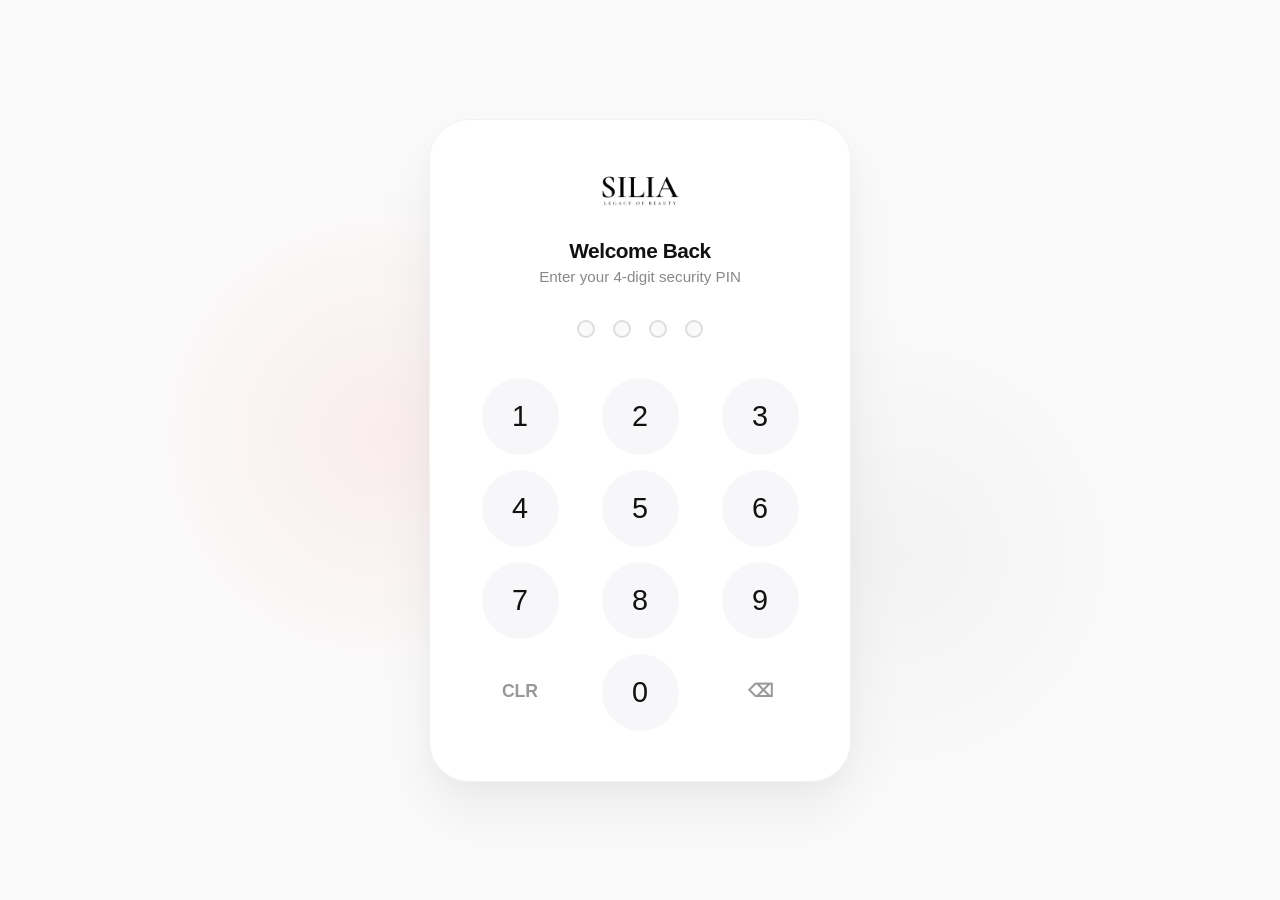
<file: admin.html>
<!DOCTYPE html>
<html lang="en">
<head>
  <meta charset="UTF-8">
  <meta name="viewport" content="width=device-width, initial-scale=1.0">
  <title>Admin Login - SILIA</title>
  <style>
    :root {
      --bg-color: #fafafa;
      --text-color: #111;
      --accent: #ff4d4f;
      --glass: rgba(255, 255, 255, 0.9);
      --glass-border: rgba(0, 0, 0, 0.05);
    }
    body {
      margin: 0; padding: 0;
      font-family: -apple-system, BlinkMacSystemFont, "SF Pro Display", "Inter", sans-serif;
      background: var(--bg-color);
      color: var(--text-color);
      height: 100vh;
      display: flex;
      justify-content: center;
      align-items: center;
      overflow: hidden;
      user-select: none;
    }
    
    /* Subtle background ambient blur */
    .glow-1 {
      position: absolute;
      width: 40vw; height: 40vw;
      background: radial-gradient(circle, rgba(255,77,79,0.08) 0%, rgba(250,250,250,0) 70%);
      top: 20%; left: 10%;
      z-index: 0;
    }
    .glow-2 {
      position: absolute;
      width: 40vw; height: 40vw;
      background: radial-gradient(circle, rgba(0,0,0,0.03) 0%, rgba(250,250,250,0) 70%);
      bottom: 10%; right: 10%;
      z-index: 0;
    }

    .login-container {
      position: relative;
      z-index: 10;
      background: #ffffff;
      border: 1px solid var(--glass-border);
      border-radius: 40px;
      padding: 50px 40px;
      width: 100%;
      max-width: 340px;
      text-align: center;
      box-shadow: 0 30px 60px rgba(0,0,0,0.06), 0 10px 20px rgba(0,0,0,0.02);
    }

    .logo-container {
      margin-bottom: 25px;
    }
    .logo-container img {
      height: 40px;
      width: auto;
      object-fit: contain;
    }

    h1 {
      font-size: 1.3rem;
      font-weight: 700;
      margin: 0 0 5px 0;
      color: #111;
      letter-spacing: -0.02em;
    }
    p {
      color: #888;
      font-size: 0.95rem;
      margin: 0 0 35px 0;
    }
    
    /* Pin Dots */
    .pin-display {
      display: flex;
      justify-content: center;
      gap: 18px;
      margin-bottom: 40px;
    }
    .pin-dot {
      width: 14px; height: 14px;
      border-radius: 50%;
      border: 2px solid #ddd;
      background: #fafafa;
      transition: all 0.2s cubic-bezier(0.175, 0.885, 0.32, 1.275);
    }
    .pin-dot.filled {
      background: #111;
      border-color: #111;
      transform: scale(1.1);
      box-shadow: 0 4px 10px rgba(0,0,0,0.1);
    }
    .pin-dot.error {
      background: var(--accent);
      border-color: var(--accent);
      box-shadow: 0 0 15px rgba(255,77,79,0.3);
    }

    /* Keypad */
    .keypad {
      display: grid;
      grid-template-columns: repeat(3, 1fr);
      gap: 15px 20px;
      justify-items: center;
    }
    .key {
      width: 75px; height: 75px;
      border-radius: 50%;
      display: flex;
      justify-content: center;
      align-items: center;
      font-size: 1.8rem;
      font-weight: 500;
      color: #111;
      background: #f7f7f9;
      border: 1px solid transparent;
      cursor: pointer;
      transition: all 0.15s ease;
    }
    .key:hover {
      background: #f0f0f3;
    }
    .key:active {
      background: #e5e5e8;
      transform: scale(0.92);
    }
    .key.action {
      background: transparent;
      border: none;
      font-size: 1.1rem;
      font-weight: 600;
      color: #999;
    }
    .key.action:hover {
      color: #111;
    }
    .key.action:active {
      background: transparent;
      transform: scale(0.92);
    }

    /* Shake animation for error */
    @keyframes shake {
      0%, 100% { transform: translateX(0); }
      20%, 60% { transform: translateX(-12px); }
      40%, 80% { transform: translateX(12px); }
    }
    .shake {
      animation: shake 0.4s ease-in-out;
    }
  </style>
</head>
<body>

  <div class="glow-1"></div>
  <div class="glow-2"></div>
  
  <div class="login-container" id="loginBox">
    
    <div class="logo-container">
      <img src="assets/img/logo.png" alt="SILIA Logo">
    </div>

    <h1>Welcome Back</h1>
    <p>Enter your 4-digit security PIN</p>
    
    <div class="pin-display" id="pinDisplay">
      <div class="pin-dot"></div>
      <div class="pin-dot"></div>
      <div class="pin-dot"></div>
      <div class="pin-dot"></div>
    </div>

    <div class="keypad">
      <div class="key" onclick="pressKey('1')">1</div>
      <div class="key" onclick="pressKey('2')">2</div>
      <div class="key" onclick="pressKey('3')">3</div>
      <div class="key" onclick="pressKey('4')">4</div>
      <div class="key" onclick="pressKey('5')">5</div>
      <div class="key" onclick="pressKey('6')">6</div>
      <div class="key" onclick="pressKey('7')">7</div>
      <div class="key" onclick="pressKey('8')">8</div>
      <div class="key" onclick="pressKey('9')">9</div>
      <div class="key action" onclick="clearPin()">CLR</div>
      <div class="key" onclick="pressKey('0')">0</div>
      <div class="key action" onclick="deleteKey()">⌫</div>
    </div>
  </div>

  <script>
    const CORRECT_PIN = "8808";
    let currentPin = "";
    
    const dots = document.querySelectorAll('.pin-dot');
    const loginBox = document.getElementById('loginBox');

    function updateDisplay() {
      dots.forEach((dot, index) => {
        if (index < currentPin.length) {
          dot.classList.add('filled');
        } else {
          dot.classList.remove('filled');
          dot.classList.remove('error');
        }
      });
    }

    function pressKey(num) {
      if (currentPin.length < 4) {
        currentPin += num;
        updateDisplay();
        
        if (currentPin.length === 4) {
          checkPin();
        }
      }
    }

    function deleteKey() {
      if (currentPin.length > 0) {
        currentPin = currentPin.slice(0, -1);
        updateDisplay();
      }
    }

    function clearPin() {
      currentPin = "";
      updateDisplay();
    }

    function checkPin() {
      if (currentPin === CORRECT_PIN) {
        // Success Animation
        dots.forEach(dot => {
          dot.style.background = '#4caf50';
          dot.style.borderColor = '#4caf50';
          dot.style.boxShadow = '0 0 15px rgba(76, 175, 80, 0.3)';
        });
        setTimeout(() => {
          // Basic security redirect
          sessionStorage.setItem('silia_admin_auth', 'true');
          window.location.href = 'admin-dashboard.html';
        }, 600);
      } else {
        // Error Animation
        dots.forEach(dot => dot.classList.add('error'));
        loginBox.classList.add('shake');
        
        setTimeout(() => {
          loginBox.classList.remove('shake');
          currentPin = "";
          updateDisplay();
        }, 500);
      }
    }

    // Allow physical keyboard input
    document.addEventListener('keydown', (e) => {
      if (e.key >= '0' && e.key <= '9') {
        pressKey(e.key);
      } else if (e.key === 'Backspace') {
        deleteKey();
      } else if (e.key === 'Escape') {
        clearPin();
      }
    });
  </script>
</body>
</html>
</file>
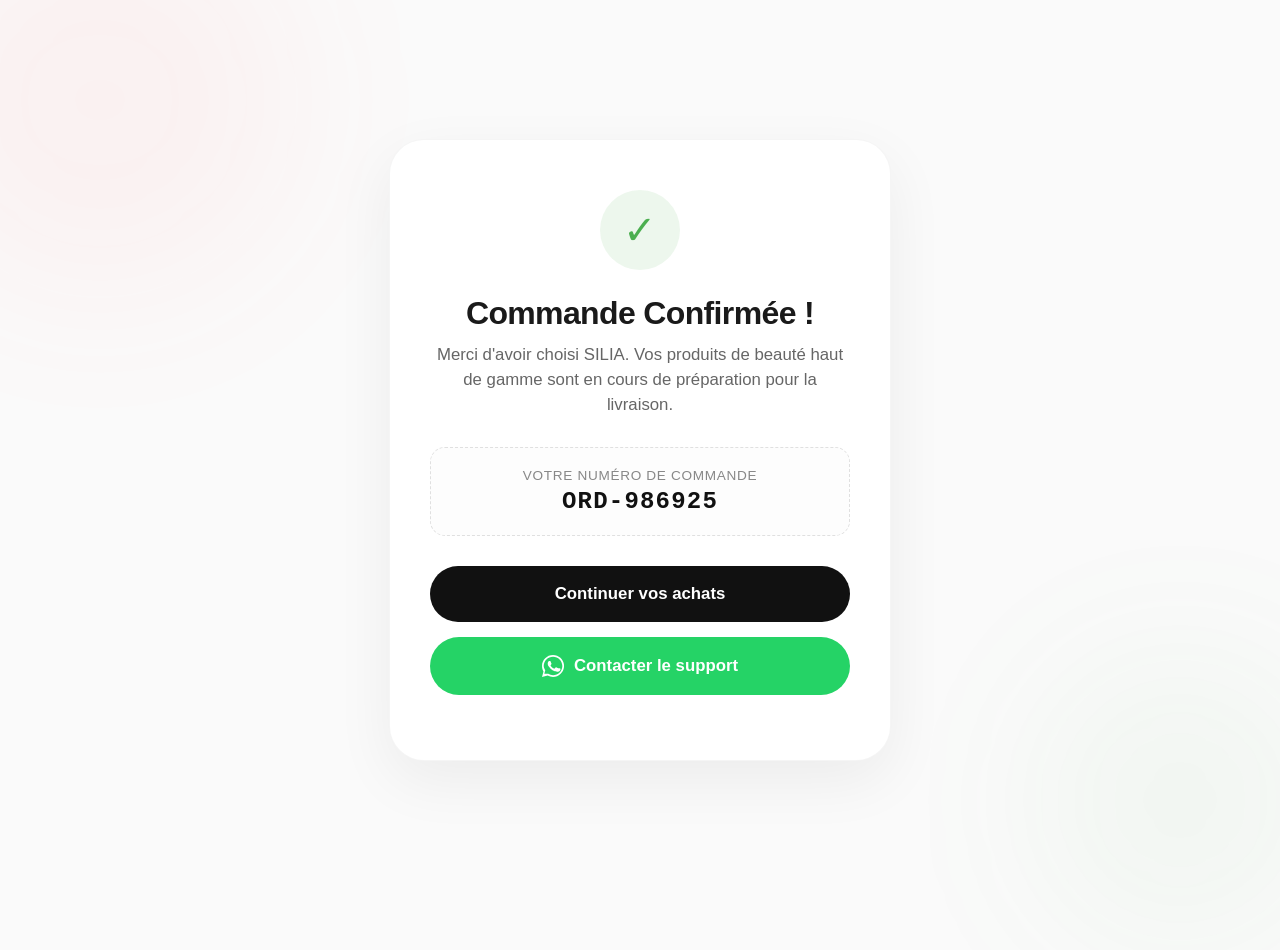
<file: success.html>
<!DOCTYPE html>
<html lang="en">
<head>
  <meta charset="UTF-8">
  <meta name="viewport" content="width=device-width, initial-scale=1.0">
  <title>Commande Confirmée - SILIA</title>
  <style>
    :root {
      --bg-color: #fafafa;
      --text-color: #1a1a1a;
      --offer-highlight: #ff4d4f;
      --success-green: #4caf50;
    }
    body {
      font-family: -apple-system, BlinkMacSystemFont, "SF Pro Display", "Segoe UI", Roboto, sans-serif;
      background-color: var(--bg-color);
      color: var(--text-color);
      margin: 0;
      padding: 0;
      display: flex;
      justify-content: center;
      align-items: center;
      min-height: 100vh;
      -webkit-font-smoothing: antialiased;
      overflow: hidden;
    }

    .success-container {
      background: #fff;
      border-radius: 35px;
      padding: 50px 40px;
      text-align: center;
      max-width: 420px;
      width: 90%;
      box-shadow: 0 20px 60px rgba(0,0,0,0.06);
      border: 1px solid rgba(0,0,0,0.04);
      animation: slideUp 0.6s cubic-bezier(0.16, 1, 0.3, 1) forwards;
      opacity: 0;
      transform: translateY(30px);
      position: relative;
      z-index: 10;
    }

    @keyframes slideUp {
      to { opacity: 1; transform: translateY(0); }
    }

    .check-icon {
      width: 80px;
      height: 80px;
      background: rgba(76, 175, 80, 0.1);
      color: var(--success-green);
      border-radius: 50%;
      display: flex;
      align-items: center;
      justify-content: center;
      font-size: 2.5rem;
      margin: 0 auto 25px auto;
      box-shadow: 0 0 0 0 rgba(76, 175, 80, 0.4);
      animation: pulse 2s infinite;
    }

    @keyframes pulse {
      0% { box-shadow: 0 0 0 0 rgba(76, 175, 80, 0.4); }
      70% { box-shadow: 0 0 0 20px rgba(76, 175, 80, 0); }
      100% { box-shadow: 0 0 0 0 rgba(76, 175, 80, 0); }
    }

    h1 { margin: 0 0 10px 0; font-size: 2rem; font-weight: 700; letter-spacing: -0.02em; }
    p { margin: 0 0 30px 0; color: #666; font-size: 1.05rem; line-height: 1.5; }

    .order-box {
      background: #fdfdfd;
      border: 1px dashed #e0e0e0;
      border-radius: 15px;
      padding: 20px;
      margin-bottom: 30px;
    }
    .order-box span { display: block; font-size: 0.85rem; color: #888; text-transform: uppercase; letter-spacing: 0.05em; margin-bottom: 5px; }
    .order-box strong { font-size: 1.5rem; color: #111; letter-spacing: 0.05em; font-family: monospace; }

    .btn-action {
      display: block; width: 100%; padding: 18px; border-radius: 30px;
      font-size: 1.05rem; font-weight: 600; text-decoration: none;
      transition: all 0.3s; margin-bottom: 15px; box-sizing: border-box; border: none; cursor: pointer;
    }

    .btn-home { background: #111; color: #fff; }
    .btn-home:hover { transform: translateY(-3px); box-shadow: 0 10px 25px rgba(0,0,0,0.2); }

    .btn-whatsapp { 
      background: #25D366; color: #fff; display: flex; align-items: center; justify-content: center; gap: 10px;
    }
    .btn-whatsapp:hover { transform: translateY(-3px); box-shadow: 0 10px 25px rgba(37, 211, 102, 0.3); background: #22c35e; }
    .btn-whatsapp svg { width: 22px; height: 22px; fill: currentColor; }

    /* Floating particles background */
    .bg-shape {
      position: absolute; border-radius: 50%; filter: blur(80px); z-index: 1; opacity: 0.5;
    }
    .shape1 { width: 400px; height: 400px; background: rgba(255, 77, 79, 0.1); top: -100px; left: -100px; }
    .shape2 { width: 300px; height: 300px; background: rgba(76, 175, 80, 0.1); bottom: -50px; right: -50px; }
  </style>
</head>
<body>

  <div class="bg-shape shape1"></div>
  <div class="bg-shape shape2"></div>

  <div class="success-container">
    <div class="check-icon">✓</div>
    <h1>Commande Confirmée !</h1>
    <p>Merci d'avoir choisi SILIA. Vos produits de beauté haut de gamme sont en cours de préparation pour la livraison.</p>

    <div class="order-box">
      <span>Votre Numéro de Commande</span>
      <strong id="orderIdDisplay">ORD-XXXXXX</strong>
    </div>

    <a href="index.html" class="btn-action btn-home">Continuer vos achats</a>
    <a href="#" id="whatsappBtn" class="btn-action btn-whatsapp" target="_blank">
      <svg viewBox="0 0 24 24"><path d="M12.031 0C5.383 0 0 5.383 0 12.031c0 2.12.553 4.195 1.604 6.012L.031 24l6.105-1.604A11.96 11.96 0 0 0 12.031 24c6.648 0 12.031-5.383 12.031-12.031C24.062 5.383 18.679 0 12.031 0zm0 22.008c-1.846 0-3.654-.497-5.234-1.436l-.375-.221-3.89.102 1.05-3.79-.244-.388C2.392 14.697 1.884 12.87 1.884 12.03c0-5.597 4.55-10.146 10.147-10.146 5.597 0 10.147 4.55 10.147 10.146 0 5.596-4.55 10.147-10.147 10.147zm5.556-7.585c-.305-.152-1.802-.888-2.08-.99-.278-.101-.482-.152-.685.152-.203.304-.787.99-.965 1.192-.178.203-.356.228-.66.076-1.554-.766-2.696-1.428-3.743-3.237-.213-.37-.024-.567.126-.719.135-.136.305-.355.457-.533.152-.177.203-.304.305-.507.101-.203.05-.38-.025-.533-.076-.152-.685-1.65-.94-2.259-.247-.59-.497-.508-.685-.518-.178-.01-.38-.01-.584-.01-.203 0-.533.076-.812.38-.279.305-1.066 1.04-1.066 2.538 0 1.498 1.092 2.945 1.244 3.148.152.203 2.146 3.276 5.197 4.593 1.956.845 2.76.94 3.75 1.002 1.037.063 2.802-.457 3.32-1.396.518-.94.518-1.748.366-1.916-.152-.168-.559-.269-.864-.421z"/></svg>
      Contacter le support
    </a>
  </div>

  <script>
    document.addEventListener('DOMContentLoaded', () => {
      // Get Order ID from URL if available, otherwise generate fallback
      const params = new URLSearchParams(window.location.search);
      const orderId = params.get('id') || 'ORD-' + Math.floor(100000 + Math.random() * 900000);
      document.getElementById('orderIdDisplay').textContent = orderId;

      // WhatsApp link format
      const waNumber = '212707000008';
      const waMessage = encodeURIComponent(`Bonjour le support SILIA, j'ai une question concernant ma récente commande : ${orderId}`);
      const waLink = `https://wa.me/${waNumber}?text=${waMessage}`;
      
      document.getElementById('whatsappBtn').href = waLink;
    });
  </script>
</body>
</html>
</file>
